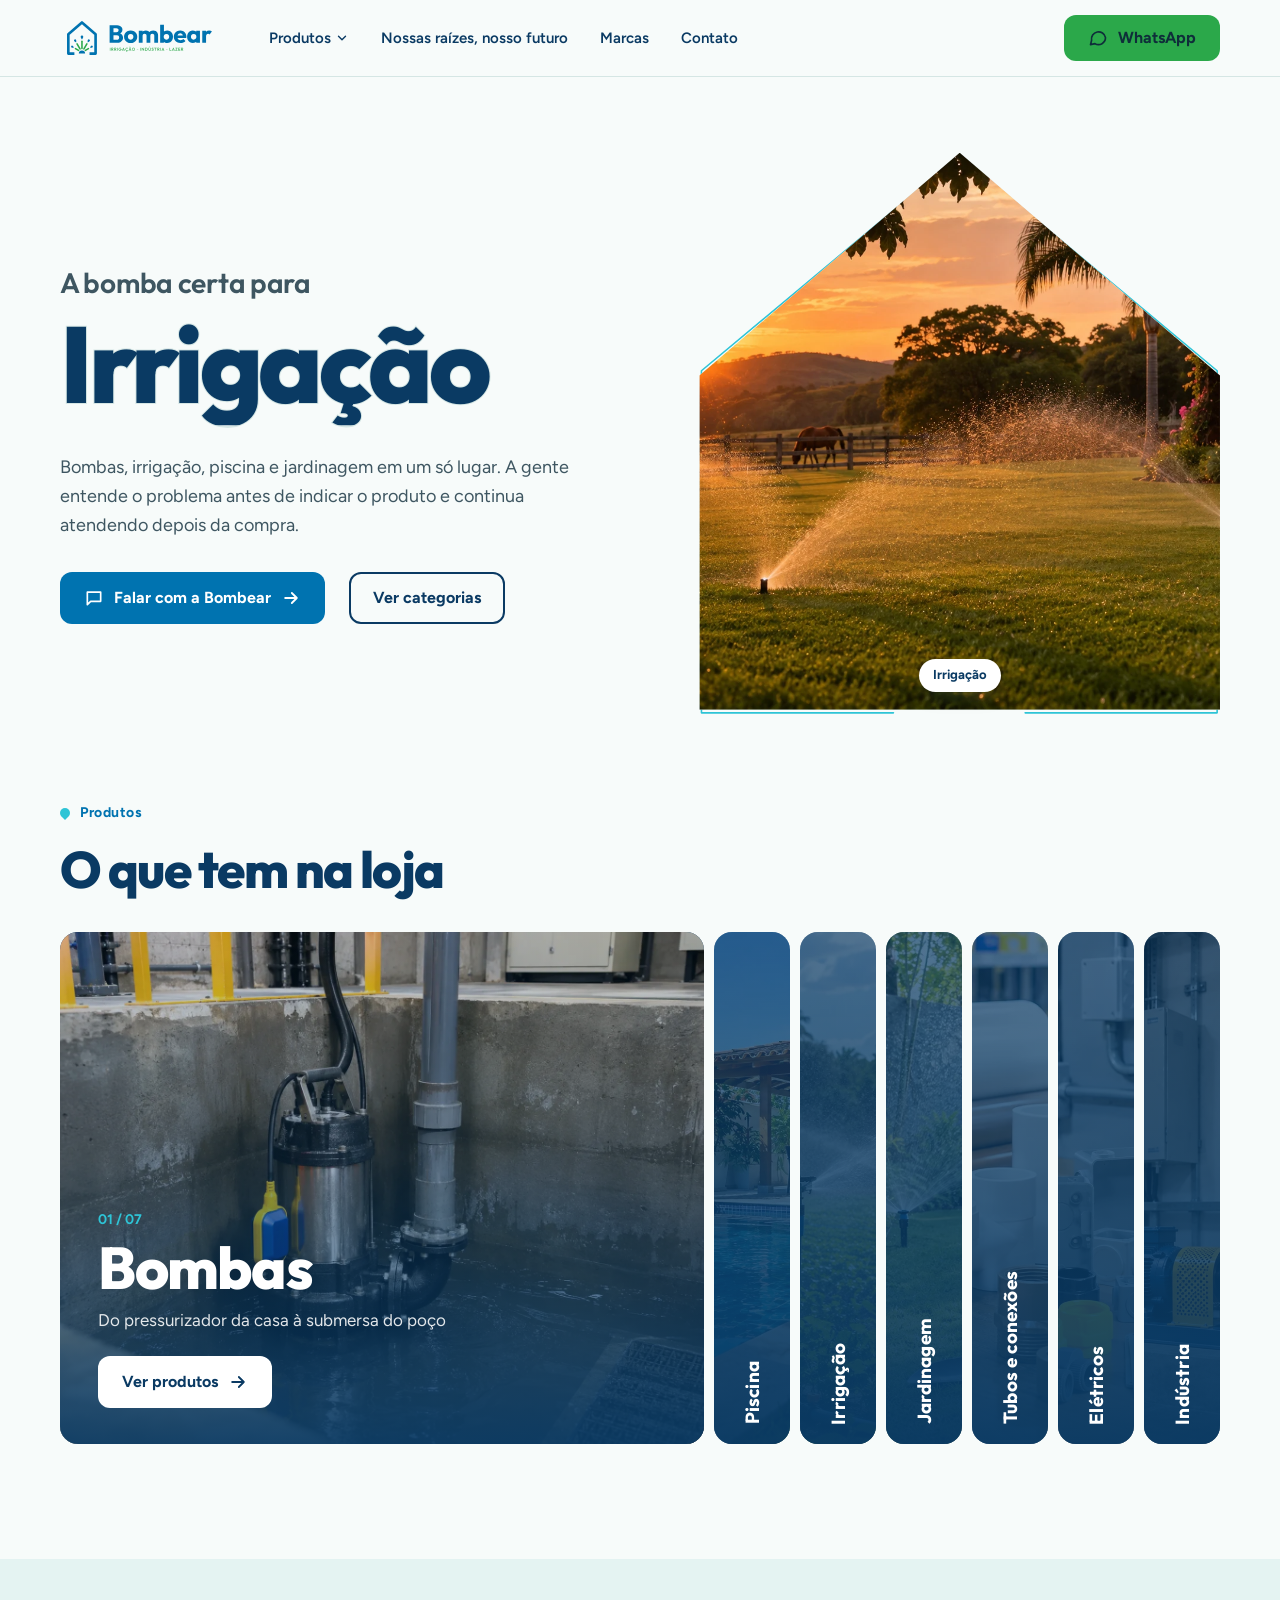
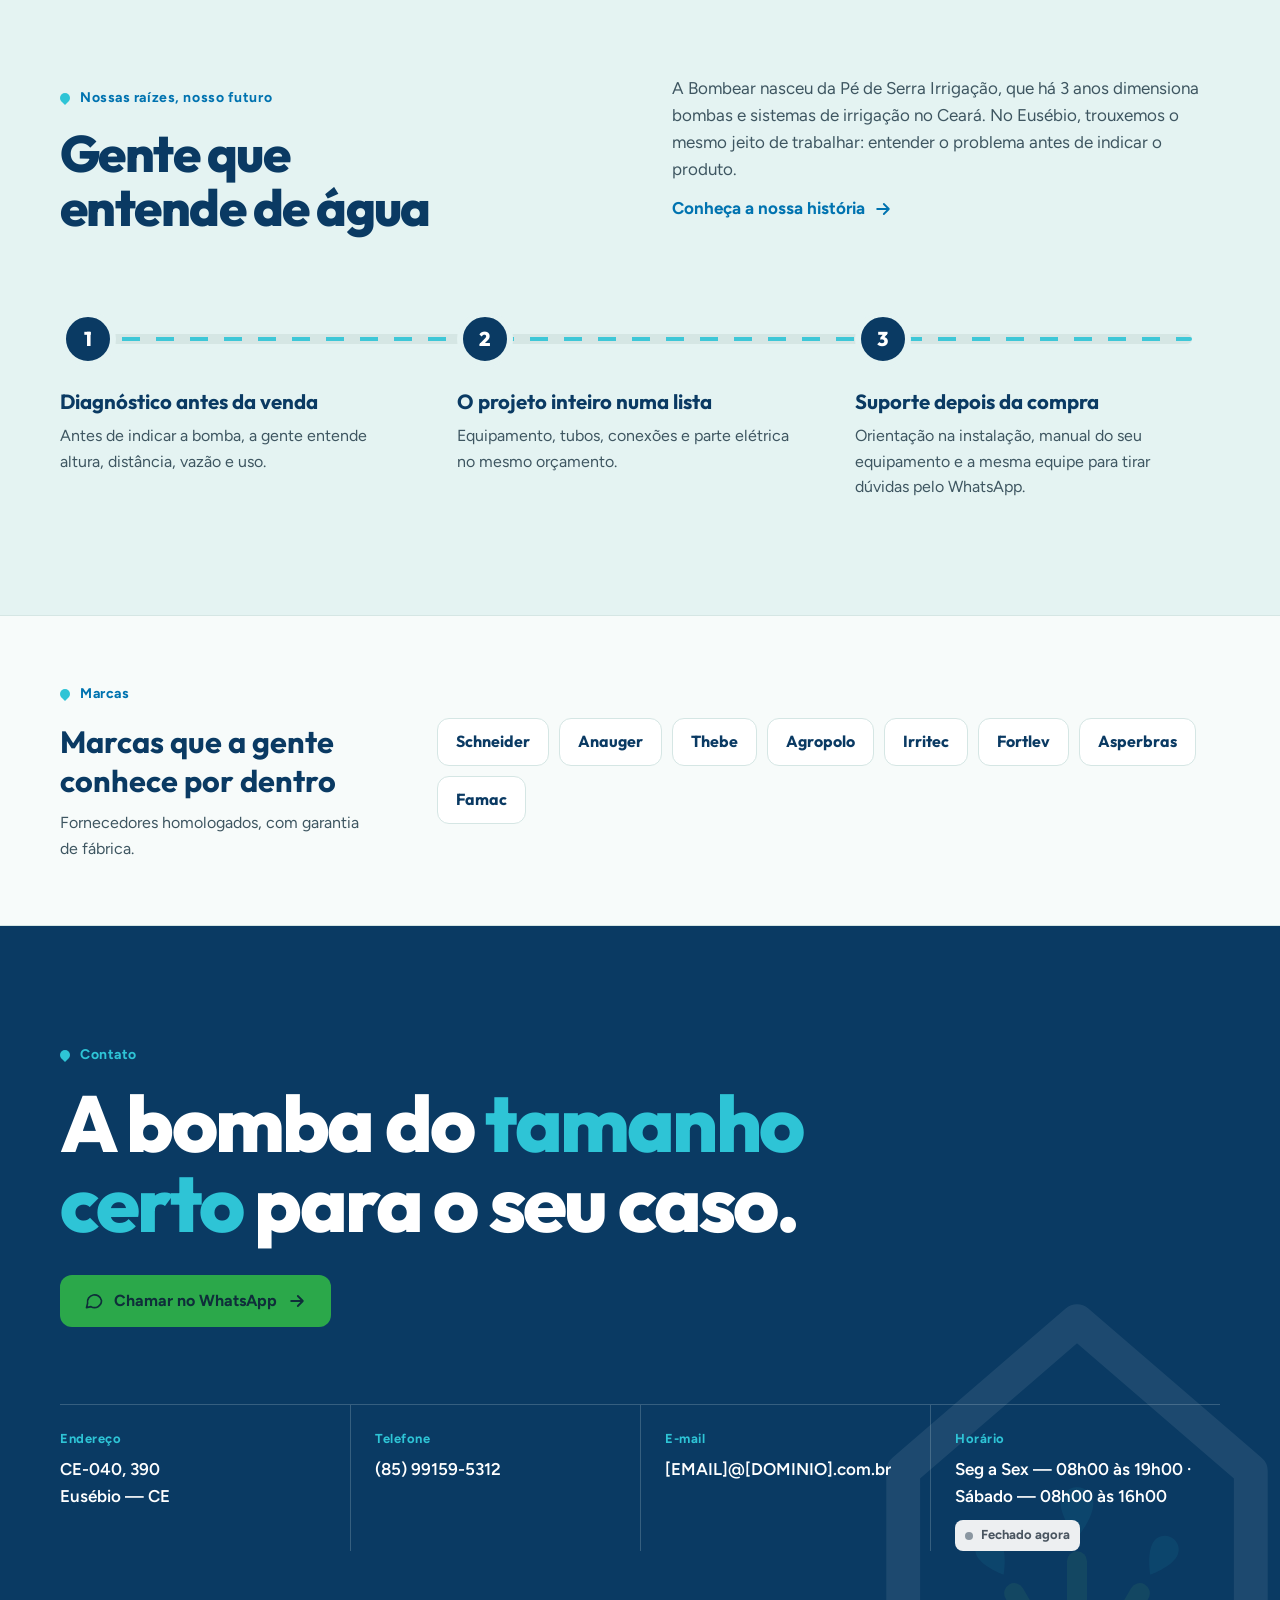
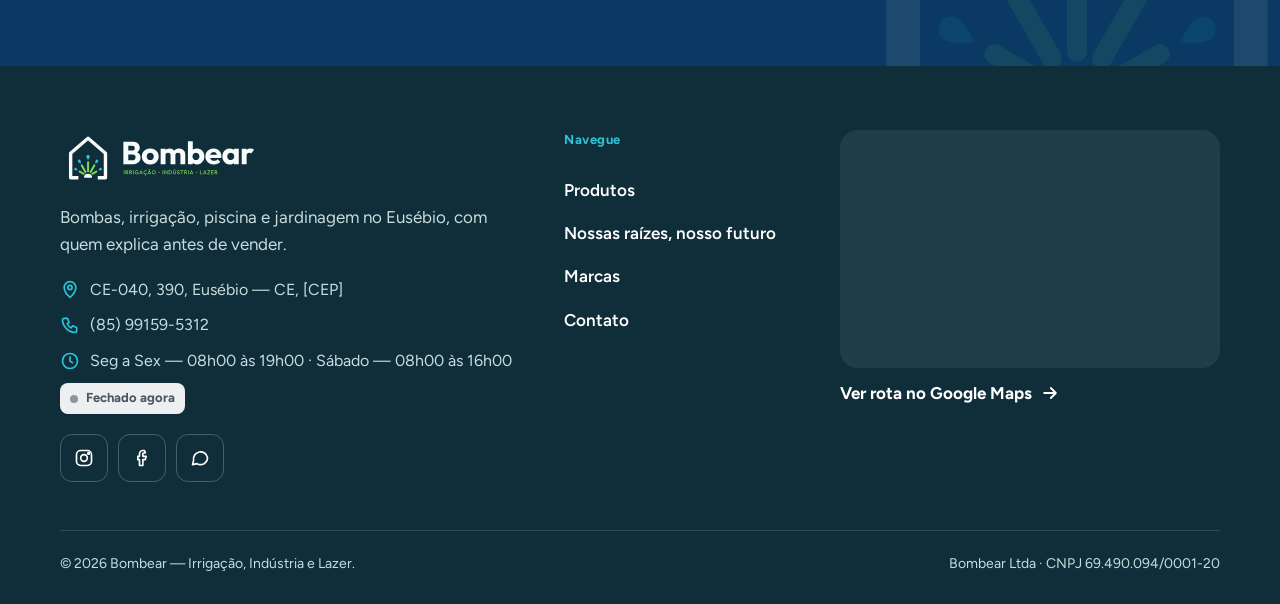
<file: bombear-site/index.html>
<!doctype html>
<html lang="pt-BR">
<head>
<meta charset="utf-8">
<meta name="viewport" content="width=device-width, initial-scale=1">
<title>Bombear · Bombas, irrigação e piscina no Eusébio-CE</title>
<meta name="description" content="Loja de bombas, irrigação, piscina e jardinagem no Eusébio-CE.">
<link rel="icon" type="image/svg+xml" href="assets/img/simbolo-cor.svg">
<link rel="preconnect" href="https://fonts.googleapis.com">
<link rel="stylesheet" href="assets/css/style.css">
</head>
<body data-pagina="inicio">
<a class="sr-only" href="#conteudo">Pular para o conteúdo</a>
<div id="header"></div>
<main id="conteudo" tabindex="-1">
<noscript><p style="padding:120px 24px">Ative o JavaScript para ver o site da Bombear, ou fale com a gente pelo WhatsApp.</p></noscript>
</main>
<div id="rodape"></div>
<script src="assets/js/conteudo.js"></script>
<script src="assets/js/site.js"></script>
</body>
</html>
</file>
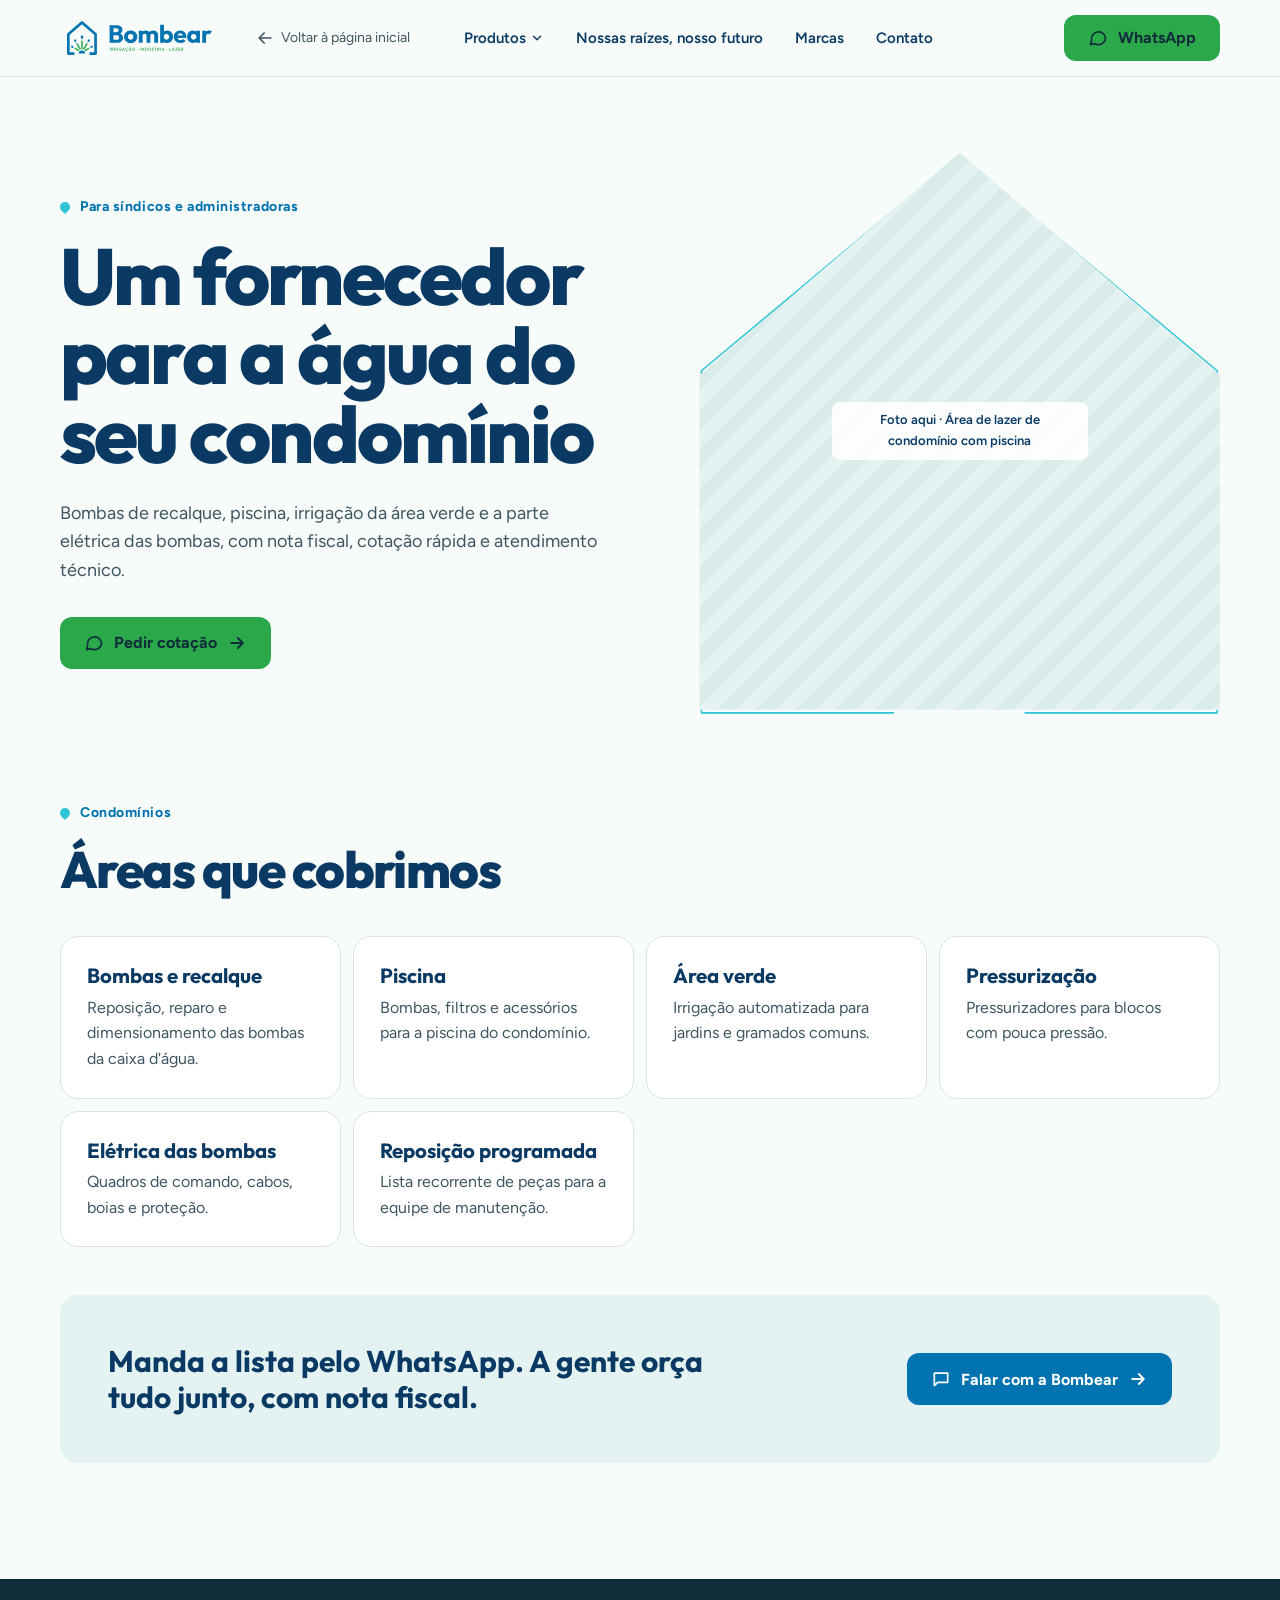
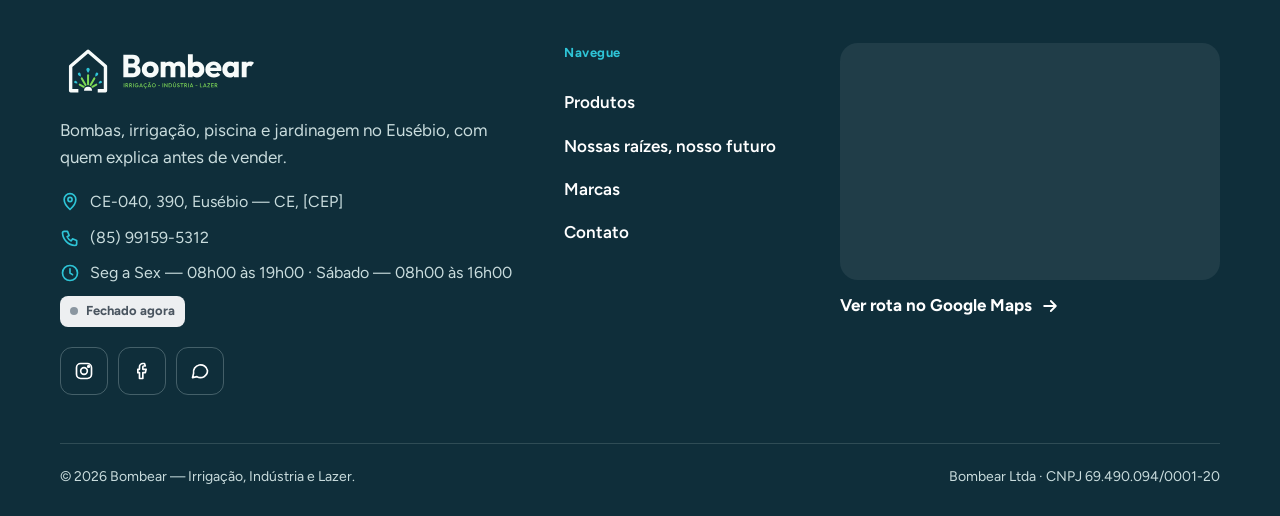
<file: bombear-site/condominios.html>
<!doctype html>
<html lang="pt-BR">
<head>
<meta charset="utf-8">
<meta name="viewport" content="width=device-width, initial-scale=1">
<title>Condomínios · Bombear</title>
<meta name="description" content="Bombas, piscina, irrigação e elétrica de bombas para condomínios do Eusébio.">
<link rel="icon" type="image/svg+xml" href="assets/img/simbolo-cor.svg">
<link rel="preconnect" href="https://fonts.googleapis.com">
<link rel="stylesheet" href="assets/css/style.css">
</head>
<body data-pagina="condominios">
<a class="sr-only" href="#conteudo">Pular para o conteúdo</a>
<div id="header"></div>
<main id="conteudo" tabindex="-1">
<noscript><p style="padding:120px 24px">Ative o JavaScript para ver o site da Bombear, ou fale com a gente pelo WhatsApp.</p></noscript>
</main>
<div id="rodape"></div>
<script src="assets/js/conteudo.js"></script>
<script src="assets/js/site.js"></script>
</body>
</html>
</file>
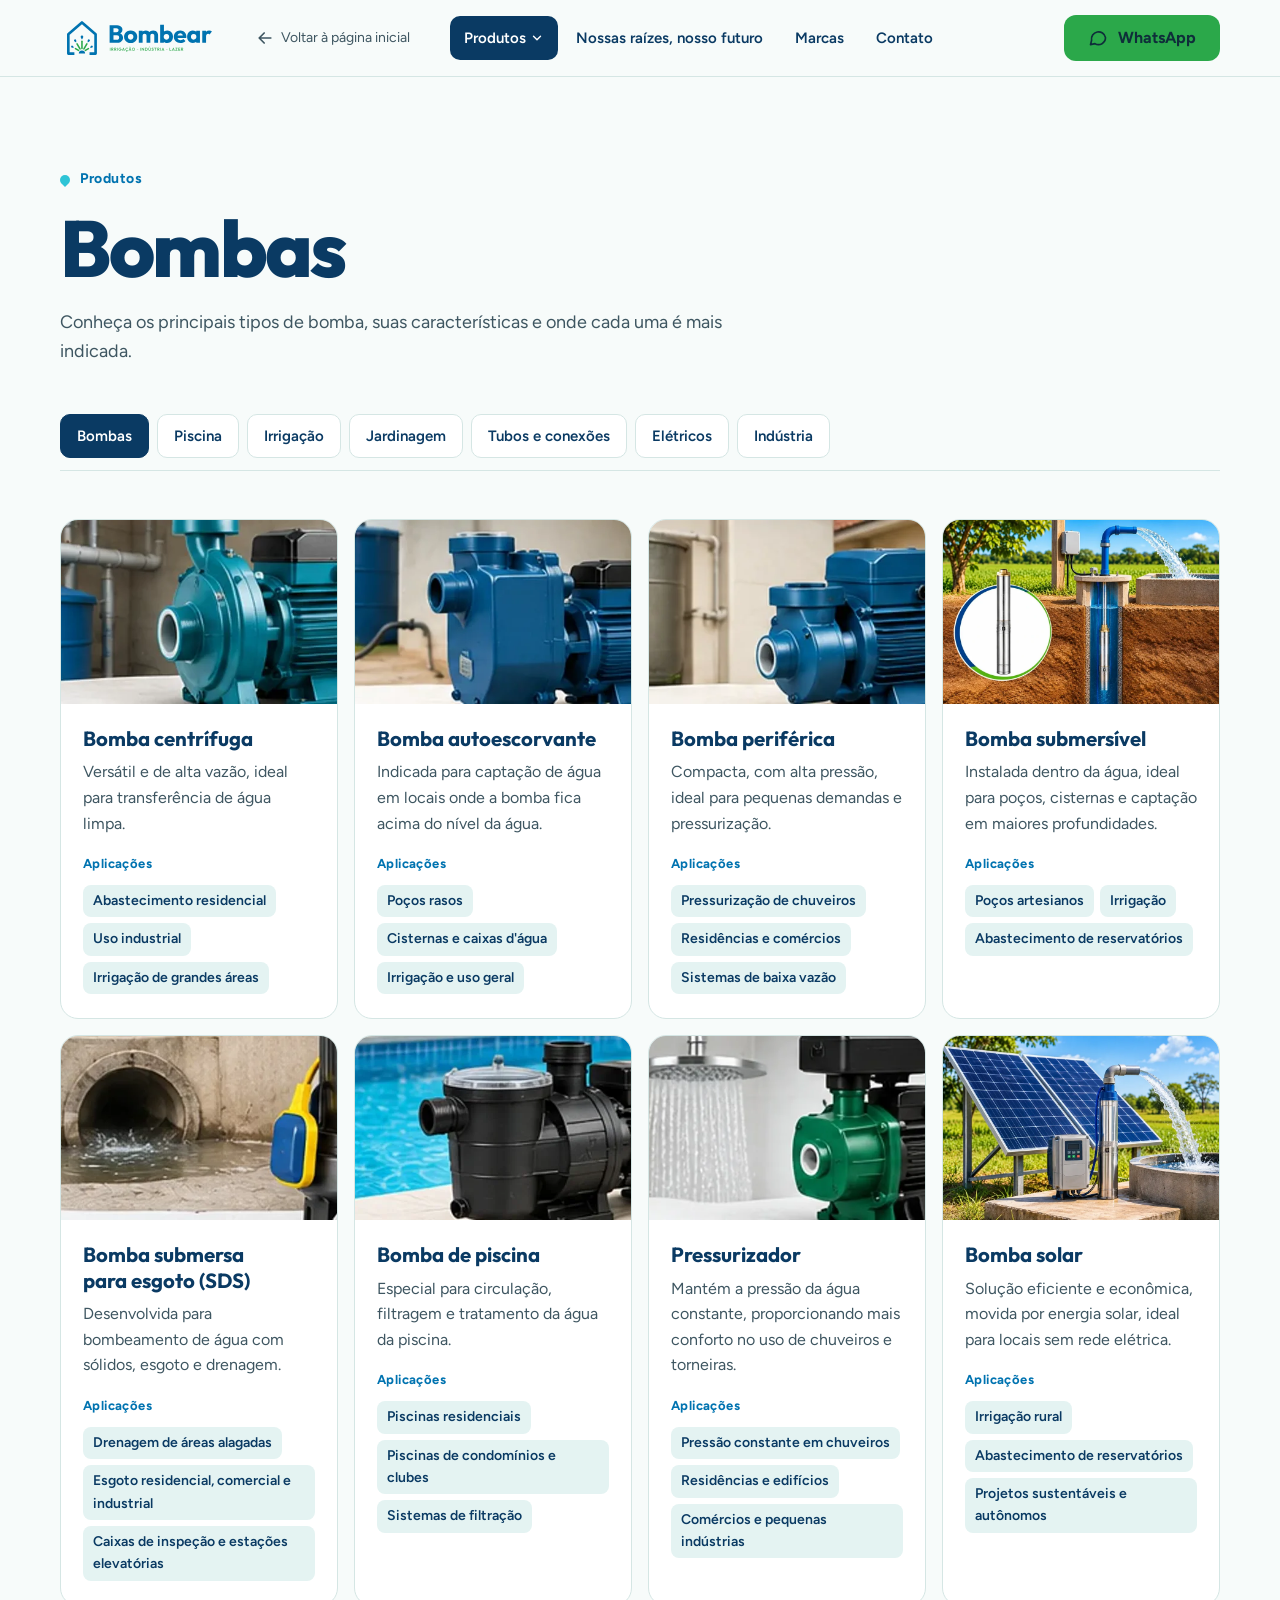
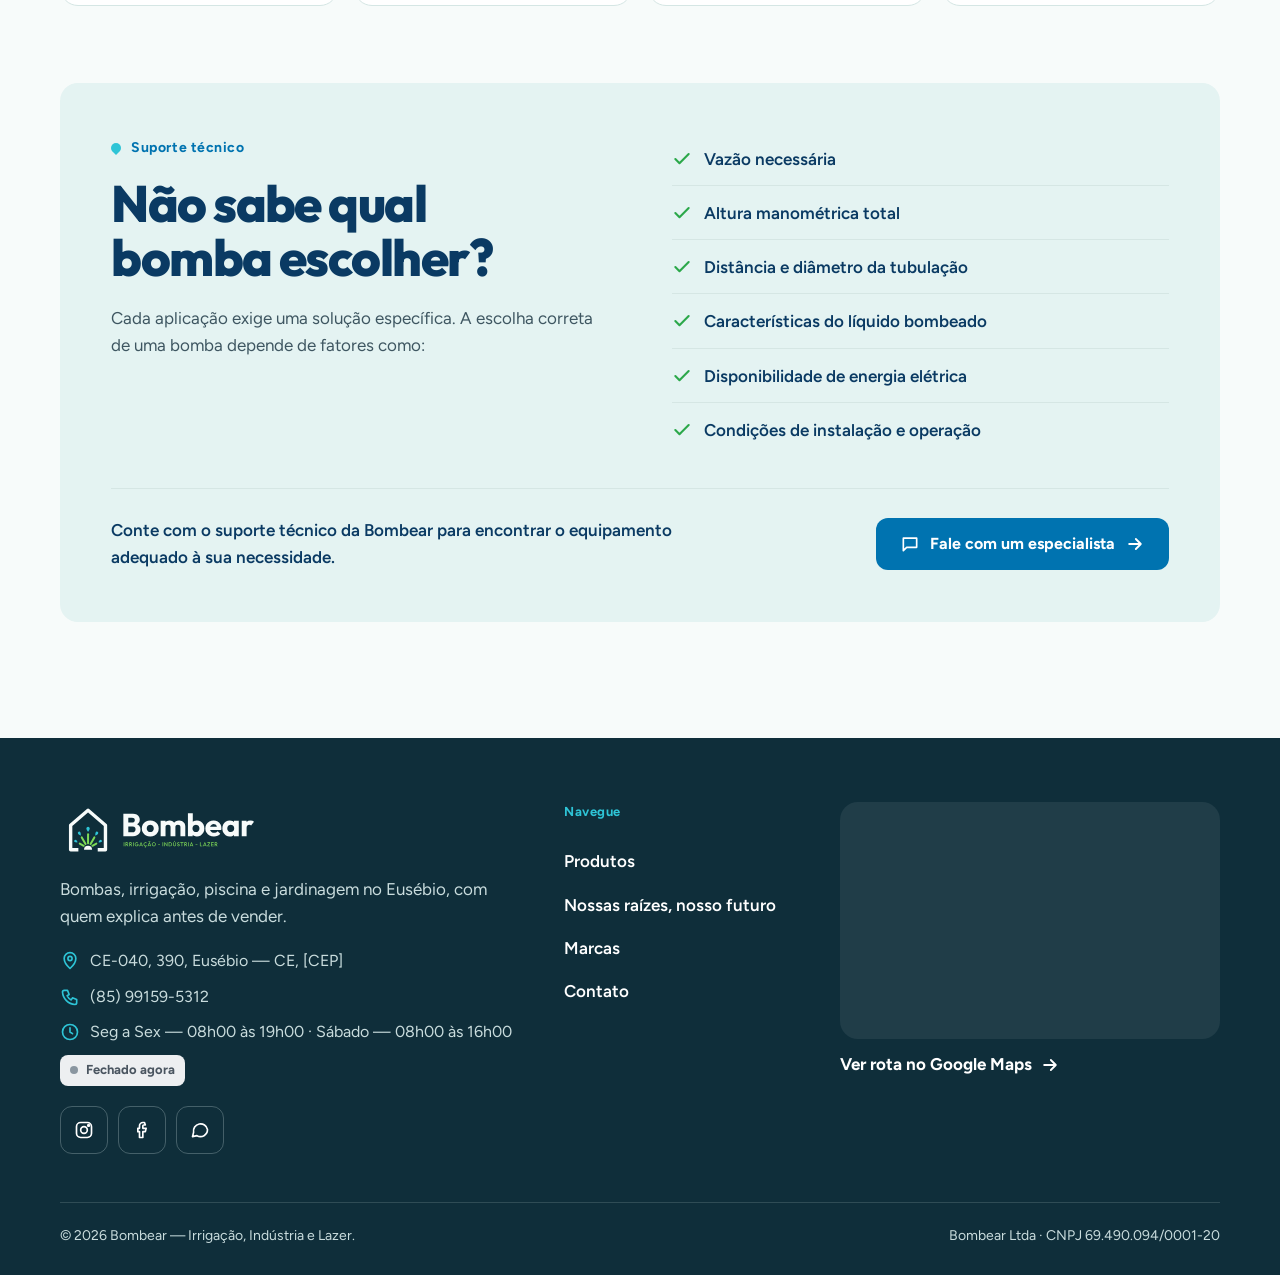
<file: bombear-site/produtos.html>
<!doctype html>
<html lang="pt-BR">
<head>
<meta charset="utf-8">
<meta name="viewport" content="width=device-width, initial-scale=1">
<title>Produtos · Bombear</title>
<meta name="description" content="Tipos de bomba, irrigação, piscina, tubos e elétricos: o que cada um faz e onde se aplica.">
<link rel="icon" type="image/svg+xml" href="assets/img/simbolo-cor.svg">
<link rel="preconnect" href="https://fonts.googleapis.com">
<link rel="stylesheet" href="assets/css/style.css">
</head>
<body data-pagina="produtos">
<a class="sr-only" href="#conteudo">Pular para o conteúdo</a>
<div id="header"></div>
<main id="conteudo" tabindex="-1">
<noscript><p style="padding:120px 24px">Ative o JavaScript para ver o site da Bombear, ou fale com a gente pelo WhatsApp.</p></noscript>
</main>
<div id="rodape"></div>
<script src="assets/js/conteudo.js"></script>
<script src="assets/js/site.js"></script>
</body>
</html>
</file>
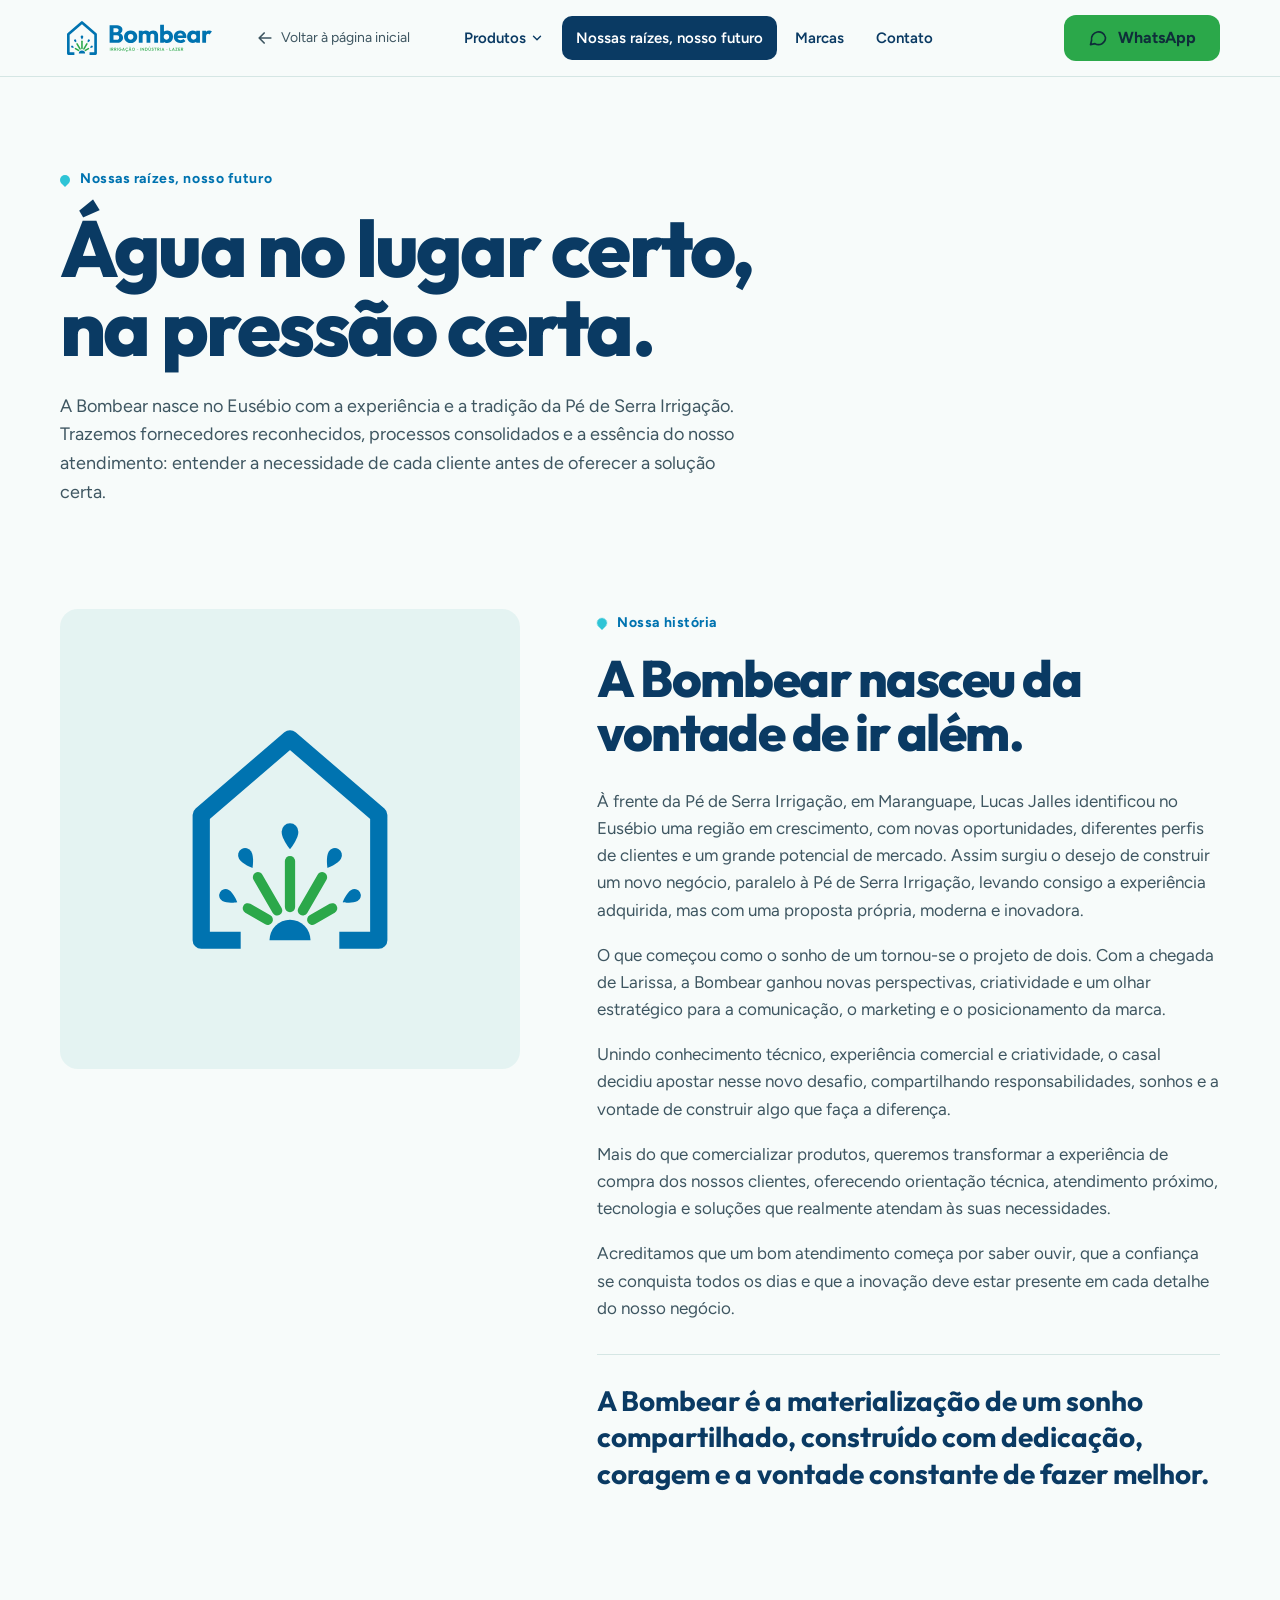
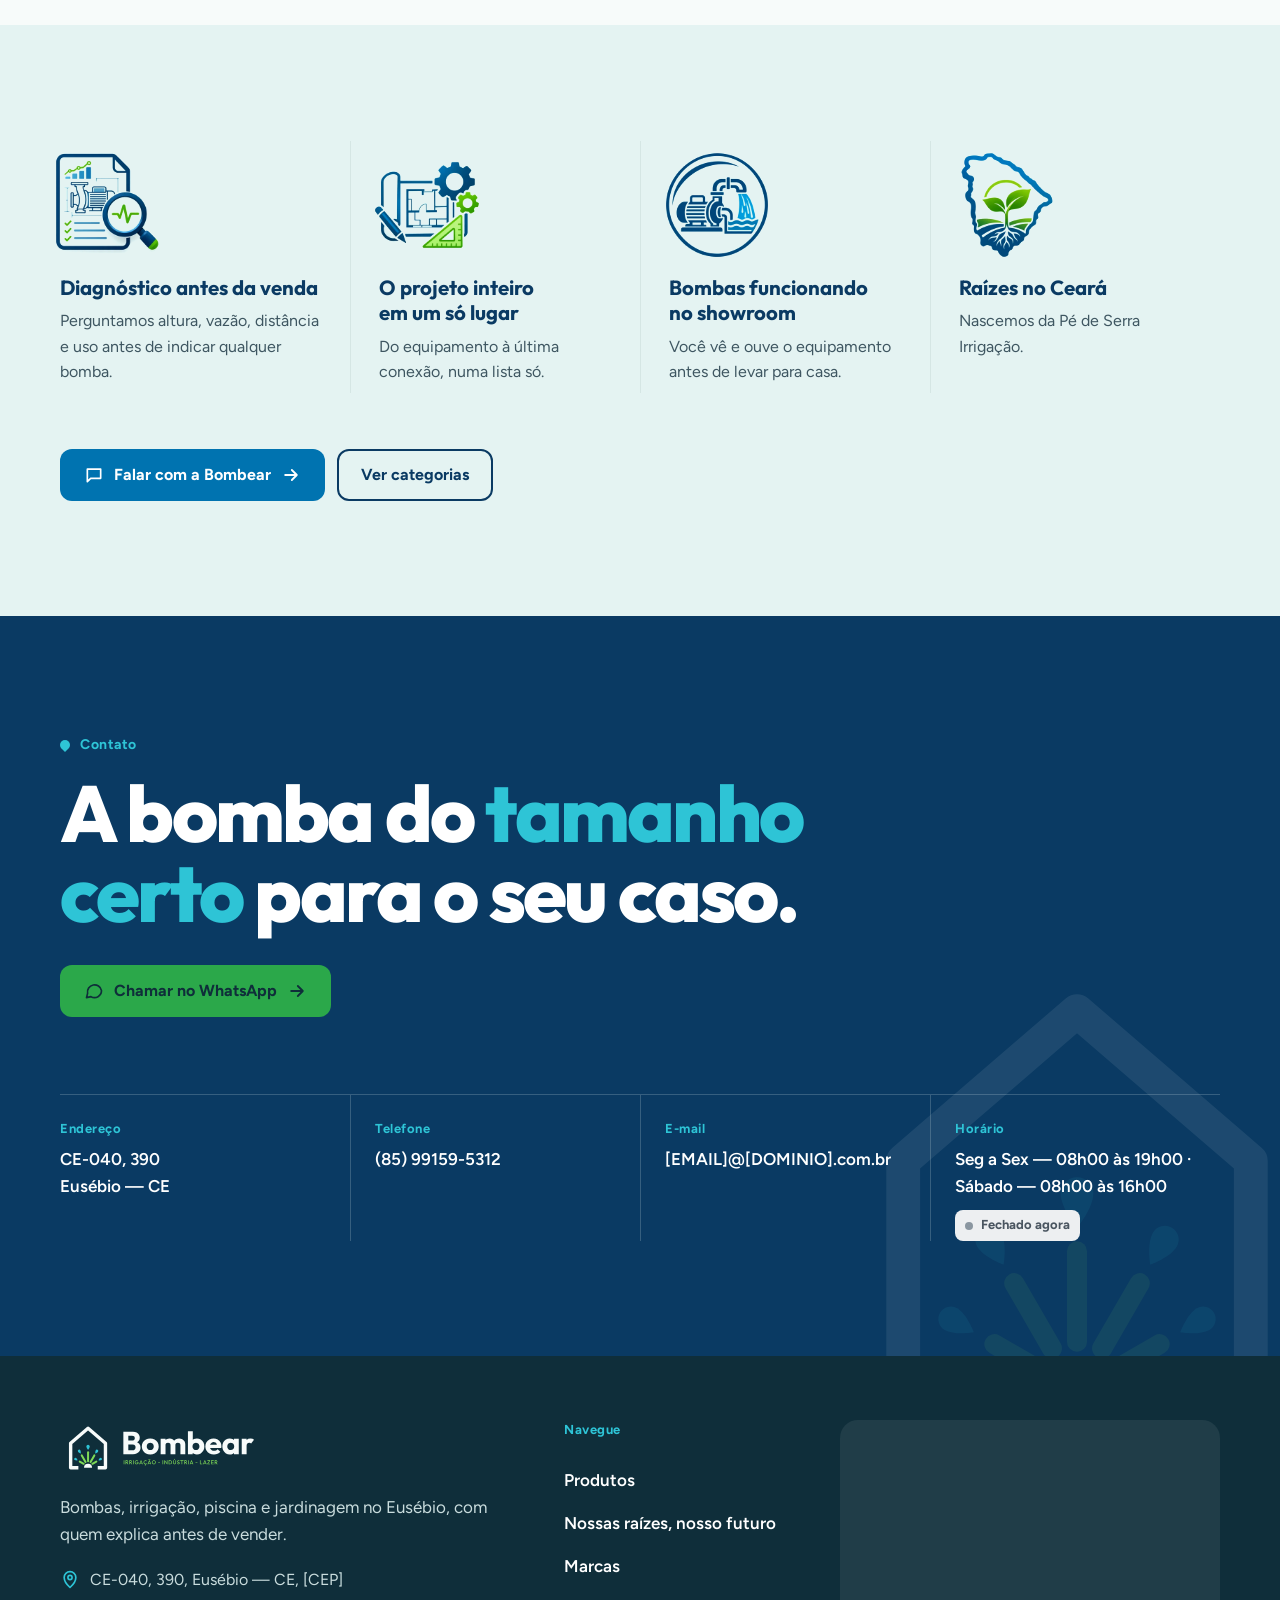
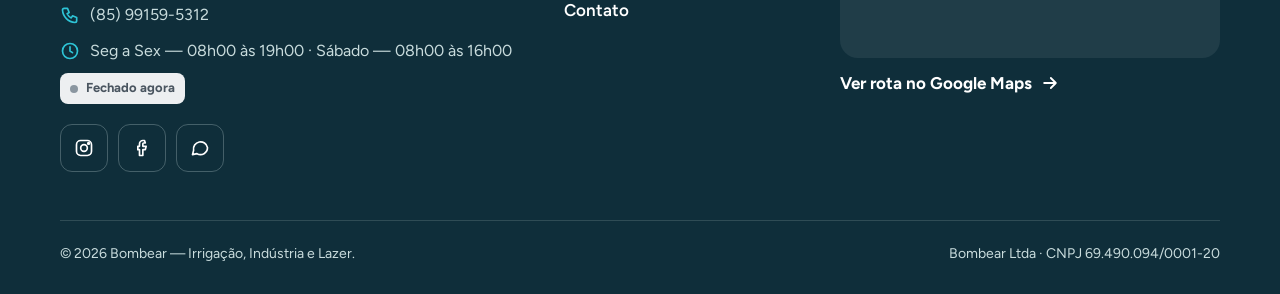
<file: bombear-site/quem-somos.html>
<!doctype html>
<html lang="pt-BR">
<head>
<meta charset="utf-8">
<meta name="viewport" content="width=device-width, initial-scale=1">
<title>Nossas raízes, nosso futuro · Bombear</title>
<meta name="description" content="A Bombear nasceu da Pé de Serra Irrigação.">
<link rel="icon" type="image/svg+xml" href="assets/img/simbolo-cor.svg">
<link rel="preconnect" href="https://fonts.googleapis.com">
<link rel="stylesheet" href="assets/css/style.css">
</head>
<body data-pagina="quemSomos">
<a class="sr-only" href="#conteudo">Pular para o conteúdo</a>
<div id="header"></div>
<main id="conteudo" tabindex="-1">
<noscript><p style="padding:120px 24px">Ative o JavaScript para ver o site da Bombear, ou fale com a gente pelo WhatsApp.</p></noscript>
</main>
<div id="rodape"></div>
<script src="assets/js/conteudo.js"></script>
<script src="assets/js/site.js"></script>
</body>
</html>
</file>
<file: bombear-site/assets/css/style.css>
/* Bombear — estilos.
   Cores e fontes NÃO se trocam aqui: ficam em assets/js/conteudo.js (tema)
   e chegam como variáveis CSS. Os valores abaixo são só reserva caso o JS falhe.

   Direção: a casa do símbolo vira moldura de foto; a água vira movimento
   (palavra que enche de baixo para cima, cano com fluxo, foto que sobe como nível d'água).
   Títulos em caixa normal, botões com canto de 12px, fundo Espuma e rodapé Grafite. */

:root {
  --fundo: #F7FBFA; --fundo-suave: #E4F3F2; --rodape: #0F2E3A;
  --marinho: #0A3A63; --azul: #0073B0; --whatsapp: #2BA84A; --acento: #7ED957;
  --destaque: #2EC4D6; --texto: #3E5661; --grafite: #0F2E3A; --linha: #D5E6E4;
  --f-titulo: "Outfit", "Arial Black", sans-serif;
  --f-corpo: "Figtree", Arial, sans-serif;
  --raio: 12px; --raio-g: 18px;
  --gutter: clamp(16px, 4vw, 40px);
  --header-h: 76px;
  --casa: polygon(0% 100%, 0% 40%, 50% 0%, 100% 40%, 100% 100%);
}

*, *::before, *::after { box-sizing: border-box; }
html { scroll-behavior: smooth; scroll-padding-top: calc(var(--header-h) + 16px); -webkit-text-size-adjust: 100%; }
body { margin: 0; background: var(--fundo); color: var(--texto); font-family: var(--f-corpo); font-size: clamp(17px, 1.15vw, 19px); line-height: 1.6; overflow-x: hidden; }
img { max-width: 100%; display: block; }
a { color: inherit; }
button { font: inherit; color: inherit; }
:focus-visible { outline: 3px solid var(--azul); outline-offset: 3px; border-radius: 6px; }
.sr-only { position: absolute; width: 1px; height: 1px; overflow: hidden; clip: rect(0 0 0 0); white-space: nowrap; }
.sr-only:focus { position: fixed; top: 12px; left: 12px; width: auto; height: auto; clip: auto; z-index: 100; background: #fff; color: var(--marinho); padding: 12px 18px; border-radius: var(--raio); }

.container { width: 100%; max-width: 1240px; margin-inline: auto; padding-inline: var(--gutter); }
.secao { padding-block: clamp(64px, 9vw, 120px); }

/* ---------- Tipografia: caixa normal, peso 800, sem gritar ---------- */
.titulo-g, .titulo-m, .titulo-p { font-family: var(--f-titulo); color: var(--marinho); margin: 0; text-wrap: balance; }
.titulo-g { font-weight: 800; letter-spacing: -0.035em; line-height: 1; font-size: clamp(44px, 6.2vw, 92px); }
.titulo-m { font-weight: 800; letter-spacing: -0.03em; line-height: 1.05; font-size: clamp(32px, 4vw, 56px); }
.titulo-p { font-weight: 700; font-size: clamp(20px, 1.6vw, 23px); line-height: 1.25; }
.rotulo { display: inline-flex; align-items: center; gap: 10px; margin: 0 0 18px; font-weight: 700; font-size: 14px; letter-spacing: .04em; color: var(--azul); }
.rotulo::before { content: ""; width: 10px; height: 10px; background: var(--destaque); border-radius: 50% 50% 50% 0; transform: rotate(-45deg); flex-shrink: 0; }
.lead { max-width: 46ch; font-size: clamp(18px, 1.35vw, 20px); margin: 0; }

/* ---------- Botões: retângulo de canto 12px ---------- */
.btn { display: inline-flex; align-items: center; justify-content: center; gap: 10px; min-height: 52px; padding: 0 22px; border-radius: var(--raio); border: 2px solid transparent; font-weight: 700; font-size: 16px; text-decoration: none; cursor: pointer; transition: background-color .2s, color .2s, border-color .2s; }
.btn .seta { transition: transform .25s ease; }
.btn:hover .seta { transform: translateX(4px); }
.btn--azul { background: var(--azul); color: #fff; }
.btn--azul:hover { background: var(--marinho); }
.btn--whats { background: var(--whatsapp); color: var(--grafite); }
.btn--whats:hover { background: var(--acento); }
.btn--contorno { border-color: var(--marinho); color: var(--marinho); background: transparent; }
.btn--contorno:hover { background: var(--marinho); color: #fff; }
.btn--claro { background: #fff; color: var(--marinho); }
.btn--claro:hover { background: var(--fundo-suave); }
.link-seta { display: inline-flex; align-items: center; gap: 8px; font-weight: 700; color: var(--azul); text-decoration: none; padding: 12px 0; }
.link-seta:hover { color: var(--marinho); }
.link-seta:hover .seta { transform: translateX(4px); }
.icone { width: 20px; height: 20px; flex-shrink: 0; }
.icone.seta { transition: transform .25s ease; }

/* ---------- Fotos e placeholders ---------- */
.foto { width: 100%; height: 100%; object-fit: cover; background: var(--fundo-suave); }
.foto-vazia { width: 100%; height: 100%; display: flex; align-items: flex-end; justify-content: flex-start; padding: 20px; background: repeating-linear-gradient(135deg, var(--fundo-suave) 0 14px, #d9ecea 14px 28px); color: var(--marinho); font-size: 13px; font-weight: 600; }
.foto-vazia span { background: rgba(255,255,255,.9); padding: 8px 12px; border-radius: 8px; max-width: 32ch; }

/* ---------- Header: sólido, menu junto ao logo ---------- */
.header { position: fixed; inset: 0 0 auto 0; z-index: 50; background: var(--fundo); border-bottom: 1px solid var(--linha); transition: box-shadow .3s; }
.header.rolou { box-shadow: 0 8px 24px -16px rgba(10, 58, 99, .35); }
.header__barra { display: flex; align-items: center; gap: 40px; height: var(--header-h); transition: height .3s ease; }
.header.rolou .header__barra { height: 64px; }
.header__logo img { height: 44px; width: auto; transition: height .3s; }
.header.rolou .header__logo img { height: 36px; }
.voltar { font-size: 14px; color: var(--texto); text-decoration: none; display: inline-flex; gap: 6px; align-items: center; padding: 10px 0; white-space: nowrap; }
.voltar:hover { color: var(--marinho); }
.nav { display: flex; align-items: center; flex: 1; }
.nav__lista { list-style: none; display: flex; gap: 4px; margin: 0; padding: 0; }
.nav__item { position: relative; }
.nav__link { display: inline-flex; align-items: center; gap: 4px; padding: 10px 14px; border-radius: 10px; font-weight: 600; font-size: 15px; color: var(--marinho); text-decoration: none; background: none; border: 0; cursor: pointer; transition: background-color .2s; }
.nav__link:hover, .nav__item.aberto > .nav__link { background: var(--fundo-suave); }
.nav__link[aria-current="page"] { background: var(--marinho); color: #fff; }
.nav .btn--whats { margin-left: auto; min-height: 46px; }
.dropdown { position: absolute; top: calc(100% + 6px); left: 0; min-width: 260px; background: #fff; border: 1px solid var(--linha); border-radius: var(--raio-g); box-shadow: 0 20px 40px -20px rgba(10,58,99,.35); padding: 8px; list-style: none; margin: 0; display: none; }
.nav__item.aberto .dropdown { display: block; }
.dropdown a { display: flex; align-items: center; gap: 10px; padding: 10px 12px; border-radius: 10px; text-decoration: none; color: var(--marinho); font-weight: 600; font-size: 15px; }
.dropdown a::before { content: ""; width: 7px; height: 7px; background: var(--destaque); border-radius: 50% 50% 50% 0; transform: rotate(-45deg); }
.dropdown a:hover, .dropdown a:focus-visible { background: var(--fundo-suave); }
.chevron { width: 14px; height: 14px; transition: transform .2s; }
.nav__item.aberto .chevron { transform: rotate(180deg); }
.hamburguer { display: none; margin-left: auto; width: 48px; height: 48px; border-radius: var(--raio); border: 1px solid var(--linha); background: #fff; color: var(--marinho); align-items: center; justify-content: center; cursor: pointer; }

.menu-mobile { position: fixed; inset: 0; z-index: 60; background: var(--fundo); padding: 20px var(--gutter) 40px; display: flex; flex-direction: column; gap: 24px; overflow-y: auto; transform: translateY(-100%); visibility: hidden; transition: transform .45s cubic-bezier(.7,0,.2,1), visibility .45s; }
.menu-mobile.aberto { transform: none; visibility: visible; }
.menu-mobile__topo { display: flex; justify-content: space-between; align-items: center; }
.menu-mobile__topo img { height: 40px; }
.menu-mobile__fechar { width: 48px; height: 48px; border-radius: var(--raio); border: 1px solid var(--linha); background: #fff; color: var(--marinho); cursor: pointer; display: inline-flex; align-items: center; justify-content: center; }
.menu-mobile ul { list-style: none; margin: 0; padding: 0; }
.menu-mobile a.grande { display: block; padding: 16px 0; font-family: var(--f-titulo); font-weight: 800; letter-spacing: -0.02em; font-size: clamp(30px, 8vw, 42px); line-height: 1.05; color: var(--marinho); text-decoration: none; border-bottom: 1px solid var(--linha); }
.menu-mobile .sub { display: flex; flex-wrap: wrap; gap: 8px; padding: 12px 0 4px; }
.menu-mobile .sub a { font-size: 14px; font-weight: 600; color: var(--marinho); text-decoration: none; background: var(--fundo-suave); border-radius: 10px; padding: 8px 12px; }

@media (max-width: 1020px) {
  .nav { display: none; }
  .hamburguer { display: inline-flex; }
}

/* ---------- Hero: texto à esquerda, foto dentro da casa do símbolo ---------- */
.hero { padding-top: calc(var(--header-h) + clamp(40px, 6vw, 88px)); padding-bottom: clamp(56px, 7vw, 96px); overflow: hidden; }
.hero__grade { display: grid; grid-template-columns: minmax(0, 1.05fr) minmax(0, .95fr); gap: clamp(32px, 5vw, 72px); align-items: center; }
.hero__linha1 { display: block; font-family: var(--f-titulo); font-weight: 600; color: var(--texto); font-size: clamp(22px, 2.2vw, 32px); letter-spacing: -0.01em; margin-bottom: 4px; }
/* Palavra que "enche de água": contorno vazio por baixo, cor sobe de baixo para cima */
.agua { display: grid; margin-bottom: 28px; }
.agua__item { grid-area: 1 / 1; position: relative; font-family: var(--f-titulo); font-weight: 800; letter-spacing: -0.04em; line-height: 1.02; font-size: clamp(56px, 8.4vw, 128px); color: transparent; -webkit-text-stroke: 2px var(--linha); visibility: hidden; padding-bottom: .06em; }
.agua__item.ativa { visibility: visible; }
.agua__cheia { position: absolute; inset: 0; color: var(--marinho); -webkit-text-stroke: 0; clip-path: inset(100% 0 0 0); transition: clip-path 1.1s cubic-bezier(.6,0,.2,1); }
.agua__item.ativa.cheio .agua__cheia { clip-path: inset(0 0 0 0); }
.agua__item.esvaziando .agua__cheia { clip-path: inset(0 0 100% 0); transition-duration: .5s; }
.hero__acoes { display: flex; flex-wrap: wrap; align-items: center; gap: 12px 24px; margin-top: 32px; }
.hero__selos { display: flex; flex-wrap: wrap; gap: 10px 24px; margin-top: 36px; padding-top: 24px; border-top: 1px solid var(--linha); font-size: 15px; font-weight: 600; color: var(--marinho); }
.hero__selos span { display: inline-flex; align-items: center; gap: 8px; }
.hero__selos .icone { color: var(--whatsapp); }

.casa { position: relative; aspect-ratio: 86 / 92; width: 100%; max-width: 560px; justify-self: end; }
.casa__contorno { position: absolute; inset: -14px; width: calc(100% + 28px); height: calc(100% + 28px); color: var(--destaque); pointer-events: none; }
.casa__fotos { position: absolute; inset: 0; clip-path: var(--casa); background: var(--fundo-suave); }
/* troca de foto: a nova sobe como nível d'água */
.casa__foto { position: absolute; inset: 0; clip-path: inset(100% 0 0 0); transition: clip-path 1.2s cubic-bezier(.6,0,.2,1); }
.casa__foto.ativa { clip-path: inset(0 0 0 0); z-index: 2; }
.casa__foto.anterior { clip-path: inset(0 0 0 0); z-index: 1; transition: none; }
.casa__legenda { position: absolute; left: 50%; bottom: 18px; transform: translateX(-50%); z-index: 3; background: #fff; color: var(--marinho); border-radius: 999px; padding: 6px 14px; font-size: 13px; font-weight: 700; white-space: nowrap; box-shadow: 0 8px 20px -10px rgba(10,58,99,.5); }

@media (max-width: 860px) {
  .hero__grade { grid-template-columns: minmax(0, 1fr); }
  .casa { max-width: 420px; justify-self: center; order: -1; width: 82%; }
}

/* ---------- Categorias: painéis que se abrem (sanfona) ---------- */
.cat-topo { display: flex; flex-wrap: wrap; justify-content: space-between; align-items: flex-end; gap: 16px 48px; margin-bottom: 36px; }
.sanfona { display: flex; gap: 10px; height: clamp(420px, 40vw, 520px); }
.painel { position: relative; flex: 0 1 76px; min-width: 56px; border-radius: var(--raio-g); overflow: hidden; background: var(--marinho); transition: flex-grow .6s cubic-bezier(.6,0,.2,1); }
.painel.ativo { flex-grow: 1; }
.painel:not(.ativo) .foto-vazia span { display: none; }
.painel__foto { position: absolute; inset: 0; opacity: .35; transition: opacity .6s; }
.painel.ativo .painel__foto { opacity: 1; }
.painel__veu { position: absolute; inset: 0; background: linear-gradient(0deg, rgba(10,58,99,.95) 0%, rgba(10,58,99,.4) 55%, rgba(10,58,99,.15) 100%); }
.painel__botao { position: absolute; inset: 0; width: 100%; background: none; border: 0; cursor: pointer; color: #fff; display: flex; align-items: flex-end; justify-content: center; padding: 20px 0; }
.painel__botao span { writing-mode: vertical-rl; transform: rotate(180deg); font-family: var(--f-titulo); font-weight: 700; font-size: 19px; letter-spacing: .01em; white-space: nowrap; }
.painel.ativo .painel__botao { pointer-events: none; opacity: 0; }
.painel__conteudo { position: absolute; left: clamp(20px, 3vw, 40px); right: clamp(20px, 3vw, 40px); bottom: clamp(20px, 3vw, 36px); color: #fff; opacity: 0; transform: translateY(16px); transition: opacity .35s ease, transform .35s ease; pointer-events: none; }
.painel.ativo .painel__conteudo { opacity: 1; transform: none; transition-delay: .35s; pointer-events: auto; }
.painel__num { font-size: 14px; font-weight: 700; color: var(--destaque); }
.painel__titulo { font-family: var(--f-titulo); font-weight: 800; letter-spacing: -0.03em; line-height: 1; font-size: clamp(36px, 4.6vw, 64px); margin: 6px 0 10px; }
.painel__sub { margin: 0 0 22px; color: rgba(255,255,255,.88); max-width: 40ch; }

@media (max-width: 800px) {
  .sanfona { flex-direction: column; height: auto; }
  .painel { flex: none; height: 64px; transition: height .5s cubic-bezier(.6,0,.2,1); }
  .painel.ativo { height: 380px; }
  .painel__botao { align-items: center; justify-content: flex-start; padding: 0 20px; }
  .painel__botao span { writing-mode: horizontal-tb; transform: none; }
}

/* ---------- Quem somos: o atendimento como um cano com três conexões ---------- */
.qs-topo { display: grid; grid-template-columns: minmax(0, 1fr) minmax(0, 1fr); gap: 24px 64px; align-items: end; margin-bottom: clamp(48px, 6vw, 80px); }
@media (max-width: 860px) { .qs-topo { grid-template-columns: minmax(0, 1fr); } }
.processo { list-style: none; margin: 0; padding: 0; display: grid; grid-template-columns: repeat(3, minmax(0, 1fr)); gap: 32px; position: relative; }
.processo::before, .processo::after { content: ""; position: absolute; left: 28px; right: 28px; top: 23px; height: 10px; border-radius: 10px; }
.processo::before { background: var(--linha); }
.processo::after { background: repeating-linear-gradient(90deg, var(--destaque) 0 18px, transparent 18px 34px); background-size: 34px 100%; opacity: .9; animation: fluxo 1.4s linear infinite; height: 4px; top: 26px; }
@keyframes fluxo { to { background-position: 34px 0; } }
.processo li { position: relative; z-index: 1; }
.conexao { width: 56px; height: 56px; border-radius: 50%; background: var(--marinho); color: #fff; display: flex; align-items: center; justify-content: center; font-family: var(--f-titulo); font-weight: 800; font-size: 20px; border: 6px solid var(--fundo-suave); margin-bottom: 22px; }
.processo h3 { margin-bottom: 8px; }
.processo p { margin: 0; font-size: 16px; max-width: 34ch; }
@media (max-width: 760px) {
  .processo { grid-template-columns: minmax(0, 1fr); gap: 28px; padding-left: 0; }
  .processo::before { left: 23px; right: auto; top: 28px; bottom: 28px; width: 10px; height: auto; }
  .processo::after { left: 26px; right: auto; top: 28px; bottom: 28px; width: 4px; height: auto; background: repeating-linear-gradient(180deg, var(--destaque) 0 18px, transparent 18px 34px); background-size: 100% 34px; animation-name: fluxoV; }
  @keyframes fluxoV { to { background-position: 0 34px; } }
  .processo li { display: grid; grid-template-columns: 56px minmax(0, 1fr); column-gap: 20px; }
  .conexao { grid-row: span 2; margin-bottom: 0; }
}

/* ---------- Marcas: faixa de nomes ---------- */
.marcas { border-block: 1px solid var(--linha); padding-block: clamp(40px, 5vw, 64px); }
.marcas__grade { display: grid; grid-template-columns: minmax(0, .8fr) minmax(0, 2fr); gap: 24px 64px; align-items: center; }
@media (max-width: 860px) { .marcas__grade { grid-template-columns: minmax(0, 1fr); } }
.marcas__lista { list-style: none; margin: 0; padding: 0; display: flex; flex-wrap: wrap; gap: 10px; }
.marca { display: inline-flex; align-items: center; min-height: 48px; padding: 0 18px; border-radius: var(--raio); background: #fff; border: 1px solid var(--linha); font-family: var(--f-titulo); font-weight: 700; color: var(--marinho); font-size: 16px; }
.marca img { max-height: 30px; width: auto; }

/* ---------- Contato: faixa escura com o símbolo ---------- */
.contato { position: relative; overflow: hidden; background: var(--marinho); color: #E4F3F2; }
.contato__simbolo { position: absolute; right: -6%; bottom: -18%; width: min(560px, 60vw); opacity: .08; pointer-events: none; }
.contato .rotulo { color: var(--destaque); }
.contato .titulo-g { color: #fff; max-width: 14ch; }
.contato .titulo-g em { font-style: normal; color: var(--destaque); }
.contato .lead { color: #E4F3F2; margin-top: 24px; }
.contato__acoes { display: flex; flex-wrap: wrap; gap: 12px; margin-top: 32px; }
.contato__info { margin: clamp(48px, 6vw, 80px) 0 0; display: grid; grid-template-columns: repeat(4, minmax(0, 1fr)); border-top: 1px solid rgba(228,243,242,.2); position: relative; }
.contato__info > div { padding: 24px 24px 0 0; }
.contato__info > div + div { padding-left: 24px; border-left: 1px solid rgba(228,243,242,.2); }
.contato__info dt { font-size: 13px; font-weight: 700; letter-spacing: .04em; color: var(--destaque); margin-bottom: 6px; }
.contato__info dd { margin: 0; color: #fff; font-weight: 600; overflow-wrap: anywhere; }
.contato__info a { text-decoration: none; }
@media (max-width: 860px) {
  .contato__info { grid-template-columns: repeat(2, minmax(0, 1fr)); }
  .contato__info > div:nth-child(3) { border-left: 0; padding-left: 0; }
}
@media (max-width: 480px) {
  .contato__info { grid-template-columns: minmax(0, 1fr); }
  .contato__info > div + div { border-left: 0; padding-left: 0; }
}
.selo-aberto { display: inline-flex; align-items: center; gap: 8px; margin-top: 10px; padding: 5px 10px; border-radius: 8px; font-size: 13px; font-weight: 700; }
.selo-aberto .ponto { width: 8px; height: 8px; border-radius: 50%; }
.selo-aberto.aberto { background: #DDF3E2; color: #135A26; }
.selo-aberto.aberto .ponto { background: #2BA84A; }
.selo-aberto.fechado { background: #EDEFF1; color: #4A5560; }
.selo-aberto.fechado .ponto { background: #8A96A0; }

/* ---------- Subpáginas ---------- */
.topo-pagina { padding-top: calc(var(--header-h) + clamp(48px, 7vw, 96px)); padding-bottom: clamp(40px, 5vw, 64px); }
.mosaico { display: grid; grid-template-columns: 1.4fr 1fr 1fr; grid-template-rows: 220px 220px; gap: 12px; }
.mosaico > div { border-radius: var(--raio-g); overflow: hidden; }
.mosaico > div:first-child { grid-row: span 2; }
.mosaico > div:nth-child(4) { grid-column: span 2; }
@media (max-width: 760px) {
  .mosaico { grid-template-columns: 1fr 1fr; grid-template-rows: 240px 160px 160px; }
  .mosaico > div:first-child { grid-column: span 2; grid-row: auto; }
  .mosaico > div:nth-child(4) { grid-column: span 2; }
}
.pilares { list-style: none; margin: 0; padding: 0; display: grid; grid-template-columns: repeat(4, minmax(0, 1fr)); gap: 0; }
.pilar { padding: 8px 28px 8px 0; }
.pilar + .pilar { padding-left: 28px; border-left: 1px solid var(--linha); }
.pilar__icone { width: 40px; height: 40px; color: var(--azul); margin-bottom: 16px; }
.pilar h3 { margin-bottom: 8px; }
.pilar p { margin: 0; font-size: 16px; }
@media (max-width: 960px) {
  .pilares { grid-template-columns: repeat(2, minmax(0, 1fr)); row-gap: 40px; }
  .pilar:nth-child(3) { border-left: 0; padding-left: 0; }
}
@media (max-width: 560px) {
  .pilares { grid-template-columns: minmax(0, 1fr); }
  .pilar + .pilar { border-left: 0; padding-left: 0; }
}

/* Condomínios */
.areas { display: grid; grid-template-columns: repeat(auto-fit, minmax(min(100%, 280px), 1fr)); gap: 12px; margin-top: 40px; }
.area { background: #fff; border: 1px solid var(--linha); border-radius: var(--raio-g); padding: 26px; }
.area h3 { margin-bottom: 6px; }
.area p { margin: 0; font-size: 16px; }
.faixa-cta { display: flex; flex-wrap: wrap; align-items: center; justify-content: space-between; gap: 24px 48px; background: var(--fundo-suave); border-radius: var(--raio-g); padding: clamp(28px, 4vw, 48px); }
.faixa-cta p { font-family: var(--f-titulo); font-weight: 700; color: var(--marinho); font-size: clamp(22px, 2.4vw, 30px); line-height: 1.2; margin: 0; max-width: 30ch; }

/* ---------- Rodapé escuro ---------- */
.rodape { background: var(--rodape); color: #C9DCDD; padding-block: 64px 28px; }
.rodape__grade { display: grid; grid-template-columns: minmax(0, 1.2fr) minmax(0, .6fr) minmax(0, 1fr); gap: 48px; }
@media (max-width: 900px) { .rodape__grade { grid-template-columns: minmax(0, 1fr); } }
.rodape__logo { height: 56px; width: auto; margin-bottom: 18px; }
.rodape p { margin: 0 0 18px; max-width: 40ch; }
.rodape__info { list-style: none; margin: 0; padding: 0; display: flex; flex-direction: column; gap: 10px; font-size: 16px; }
.rodape__info li { display: flex; gap: 10px; align-items: flex-start; }
.rodape__info .icone { margin-top: 3px; color: var(--destaque); }
.rodape__info a { text-decoration: none; }
.sociais { display: flex; gap: 10px; margin-top: 20px; }
.sociais a { width: 48px; height: 48px; border-radius: var(--raio); border: 1px solid rgba(228,243,242,.25); display: inline-flex; align-items: center; justify-content: center; color: #fff; transition: background-color .2s; }
.sociais a:hover { background: rgba(228,243,242,.12); }
.rodape__rotulo { font-size: 13px; font-weight: 700; letter-spacing: .04em; color: var(--destaque); margin: 0 0 12px; }
.rodape__nav { list-style: none; margin: 0; padding: 0; }
.rodape__nav a { display: inline-block; padding: 8px 0; text-decoration: none; color: #fff; font-weight: 600; }
.rodape__nav a:hover { color: var(--destaque); }
.mapa { width: 100%; aspect-ratio: 16 / 10; border: 0; border-radius: var(--raio-g); display: block; background: rgba(228,243,242,.08); }
.mapa--link { display: flex; flex-direction: column; align-items: center; justify-content: center; gap: 12px; text-align: center; text-decoration: none; color: #fff; font-weight: 600; padding: 24px; border: 1px solid rgba(228,243,242,.2); }
.mapa--link .icone { width: 36px; height: 36px; color: var(--destaque); }
.rodape .link-seta { color: #fff; }
.rodape .link-seta:hover { color: var(--destaque); }
.rodape__base { margin-top: 48px; padding-top: 22px; border-top: 1px solid rgba(228,243,242,.15); font-size: 14px; display: flex; flex-wrap: wrap; gap: 8px 24px; justify-content: space-between; }

/* ---------- Movimento reduzido ---------- */
@media (prefers-reduced-motion: reduce) {
  html { scroll-behavior: auto; }
  *, *::before, *::after { animation: none !important; transition: none !important; }
}

/* Etiqueta "Foto aqui" fora do caminho do texto e dos botões */
.painel .foto-vazia { align-items: flex-start; }
.casa .foto-vazia { align-items: center; justify-content: center; text-align: center; }

/* ---------- Página Produtos ---------- */
.cat-nav { margin-top: clamp(32px, 4vw, 48px); border-bottom: 1px solid var(--linha); overflow-x: auto; scrollbar-width: none; }
.cat-nav::-webkit-scrollbar { display: none; }
.cat-nav ul { list-style: none; margin: 0; padding: 0 0 12px; display: flex; gap: 8px; width: max-content; }
.cat-link { display: inline-flex; align-items: center; min-height: 44px; padding: 0 16px; border-radius: 10px; font-weight: 600; font-size: 15px; color: var(--marinho); text-decoration: none; background: #fff; border: 1px solid var(--linha); white-space: nowrap; }
.cat-link:hover { background: var(--fundo-suave); }
.cat-link[aria-current="page"] { background: var(--marinho); border-color: var(--marinho); color: #fff; }
.tipos { list-style: none; margin: 0; padding: 0; display: grid; grid-template-columns: repeat(auto-fill, minmax(min(100%, 250px), 1fr)); gap: 16px; }
.tipo { background: #fff; border: 1px solid var(--linha); border-radius: var(--raio-g); overflow: hidden; display: flex; flex-direction: column; }
.tipo__foto { aspect-ratio: 3 / 2; background: var(--fundo-suave); }
.tipo__foto .foto-vazia { font-size: 12px; padding: 14px; }
.tipo__corpo { padding: 22px 22px 24px; display: flex; flex-direction: column; gap: 8px; flex: 1; }
.tipo__corpo > p { margin: 0; font-size: 16px; }
.tipo__rotulo { margin: 10px 0 2px !important; font-size: 13px !important; font-weight: 700; color: var(--azul); letter-spacing: .03em; }
.tipo__apl { list-style: none; margin: 0; padding: 0; display: flex; flex-wrap: wrap; gap: 6px; }
.tipo__apl li { font-size: 14px; font-weight: 600; color: var(--marinho); background: var(--fundo-suave); border-radius: 8px; padding: 5px 10px; }
.ajuda { margin-top: clamp(48px, 6vw, 80px); background: var(--fundo-suave); border-radius: var(--raio-g); padding: clamp(28px, 4vw, 56px); display: grid; grid-template-columns: minmax(0, 1fr) minmax(0, 1fr); gap: 32px clamp(32px, 5vw, 72px); align-items: start; }
.ajuda__fatores { list-style: none; margin: 0; padding: 0; display: grid; gap: 2px; }
.ajuda__fatores li { display: flex; align-items: flex-start; gap: 12px; padding: 12px 0; border-bottom: 1px solid var(--linha); font-weight: 600; color: var(--marinho); }
.ajuda__fatores li:last-child { border-bottom: 0; }
.ajuda__fatores .icone { color: var(--whatsapp); margin-top: 3px; }
.ajuda__rodape { grid-column: 1 / -1; display: flex; flex-wrap: wrap; align-items: center; justify-content: space-between; gap: 20px 40px; padding-top: 28px; border-top: 1px solid var(--linha); }
.ajuda__rodape p { margin: 0; max-width: 56ch; color: var(--marinho); font-weight: 600; }
@media (max-width: 860px) { .ajuda { grid-template-columns: minmax(0, 1fr); } }

/* ---------- Quem Somos: nossa história ---------- */
.historia__grade { display: grid; grid-template-columns: minmax(0, .85fr) minmax(0, 1.15fr); gap: clamp(32px, 6vw, 88px); align-items: start; }
.historia__imagem { position: sticky; top: calc(var(--header-h) + 24px); aspect-ratio: 1 / 1; background: var(--fundo-suave); border-radius: var(--raio-g); display: flex; align-items: center; justify-content: center; }
.historia__imagem img { width: 62%; height: auto; }
.historia__texto .titulo-m { margin-bottom: 28px; }
.historia__texto > p:not(.rotulo) { margin: 0 0 18px; max-width: 62ch; }
.historia__destaque { margin-top: 32px !important; padding-top: 28px; border-top: 1px solid var(--linha); font-family: var(--f-titulo); font-weight: 700; font-size: clamp(22px, 2.2vw, 28px); line-height: 1.3; color: var(--marinho); }
@media (max-width: 860px) {
  .historia__grade { grid-template-columns: minmax(0, 1fr); }
  .historia__imagem { position: static; max-width: 360px; width: 100%; }
}

/* Ilustrações dos pilares: o fundo branco da imagem some sobre o fundo da seção */
.pilar__ilustra { display: block; width: 112px; height: auto; margin: 0 0 14px -8px; mix-blend-mode: multiply; }
/* Foto de produto em estúdio (fundo branco): aparece inteira, sem corte */
.foto--inteira { object-fit: contain; background: #F2F3F3; }
.pilar__ilustra { filter: brightness(1.06) contrast(1.06); }

/* Toda foto de produto ocupa exatamente o quadro 3:2, seja quadrada, vertical ou horizontal */
.tipo__foto { position: relative; overflow: hidden; }
.tipo__foto > img, .tipo__foto > .foto-vazia { position: absolute; inset: 0; width: 100%; height: 100%; }
</file>
